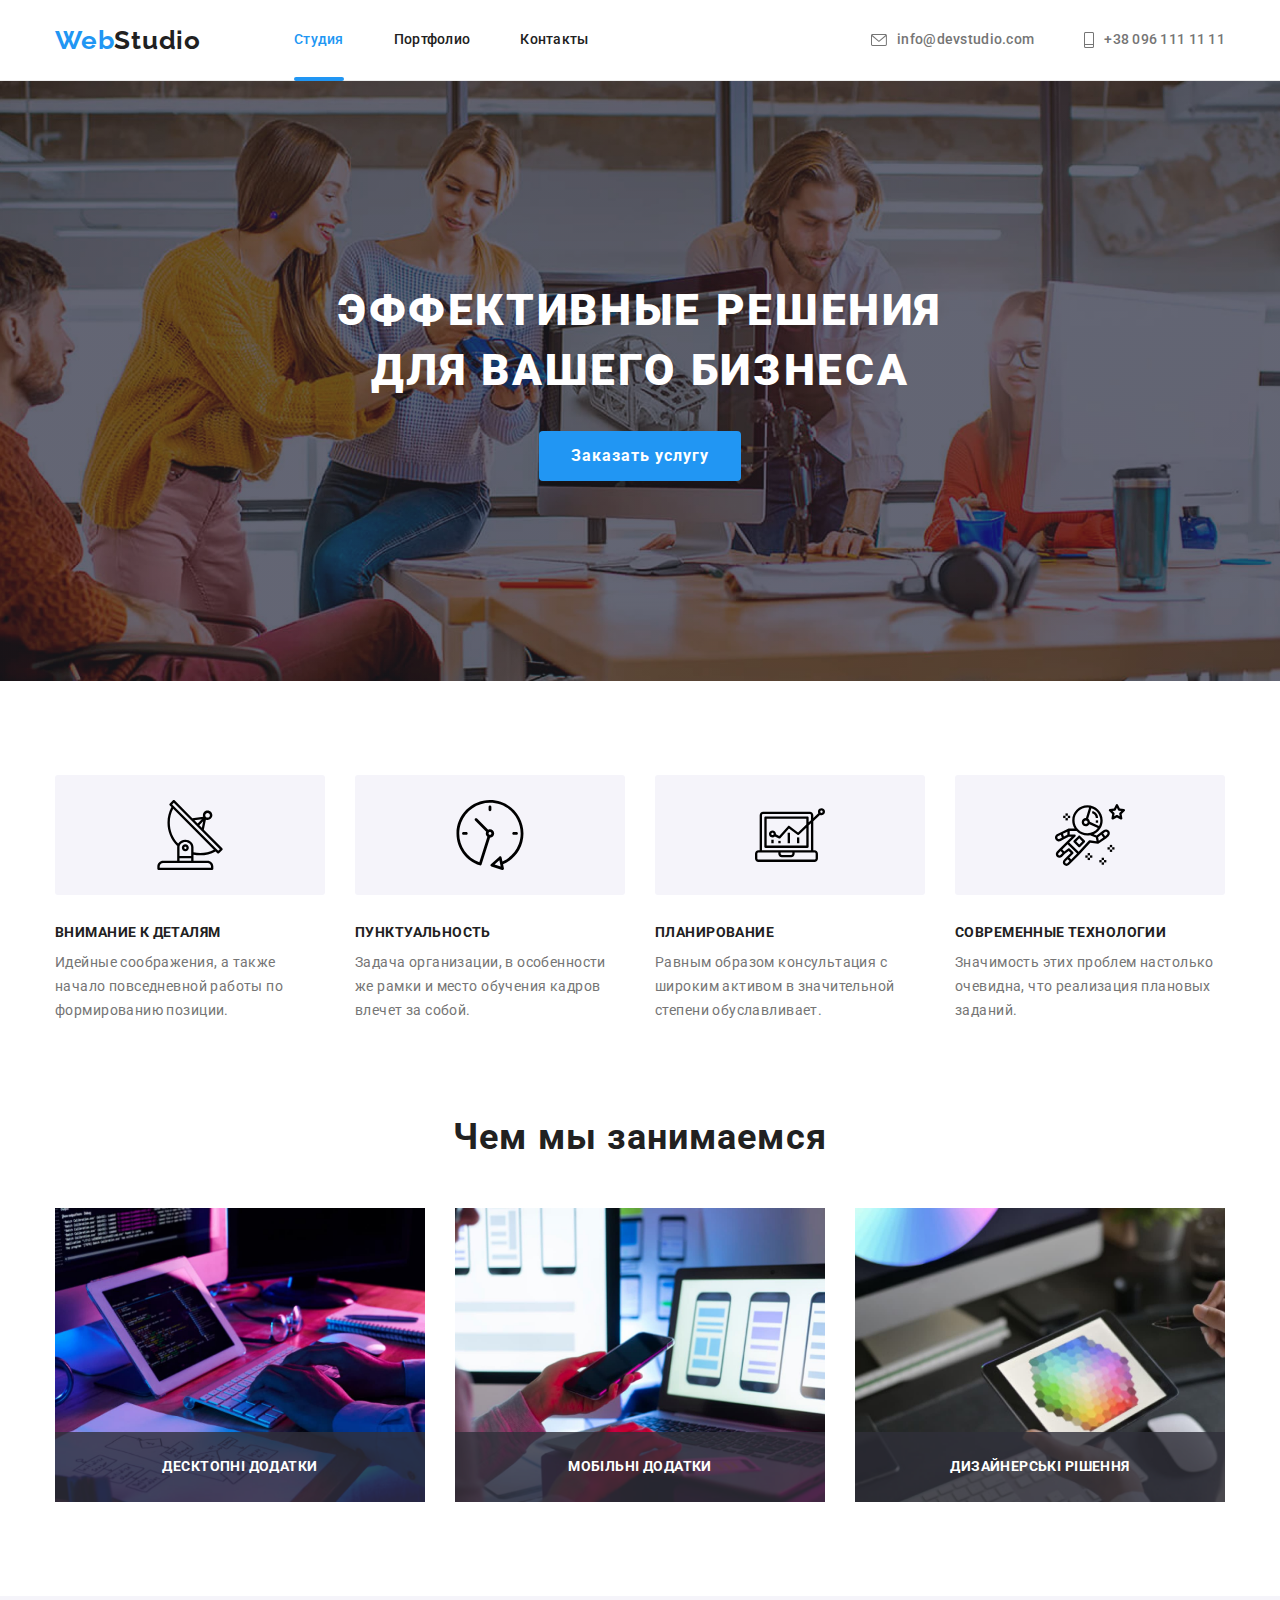
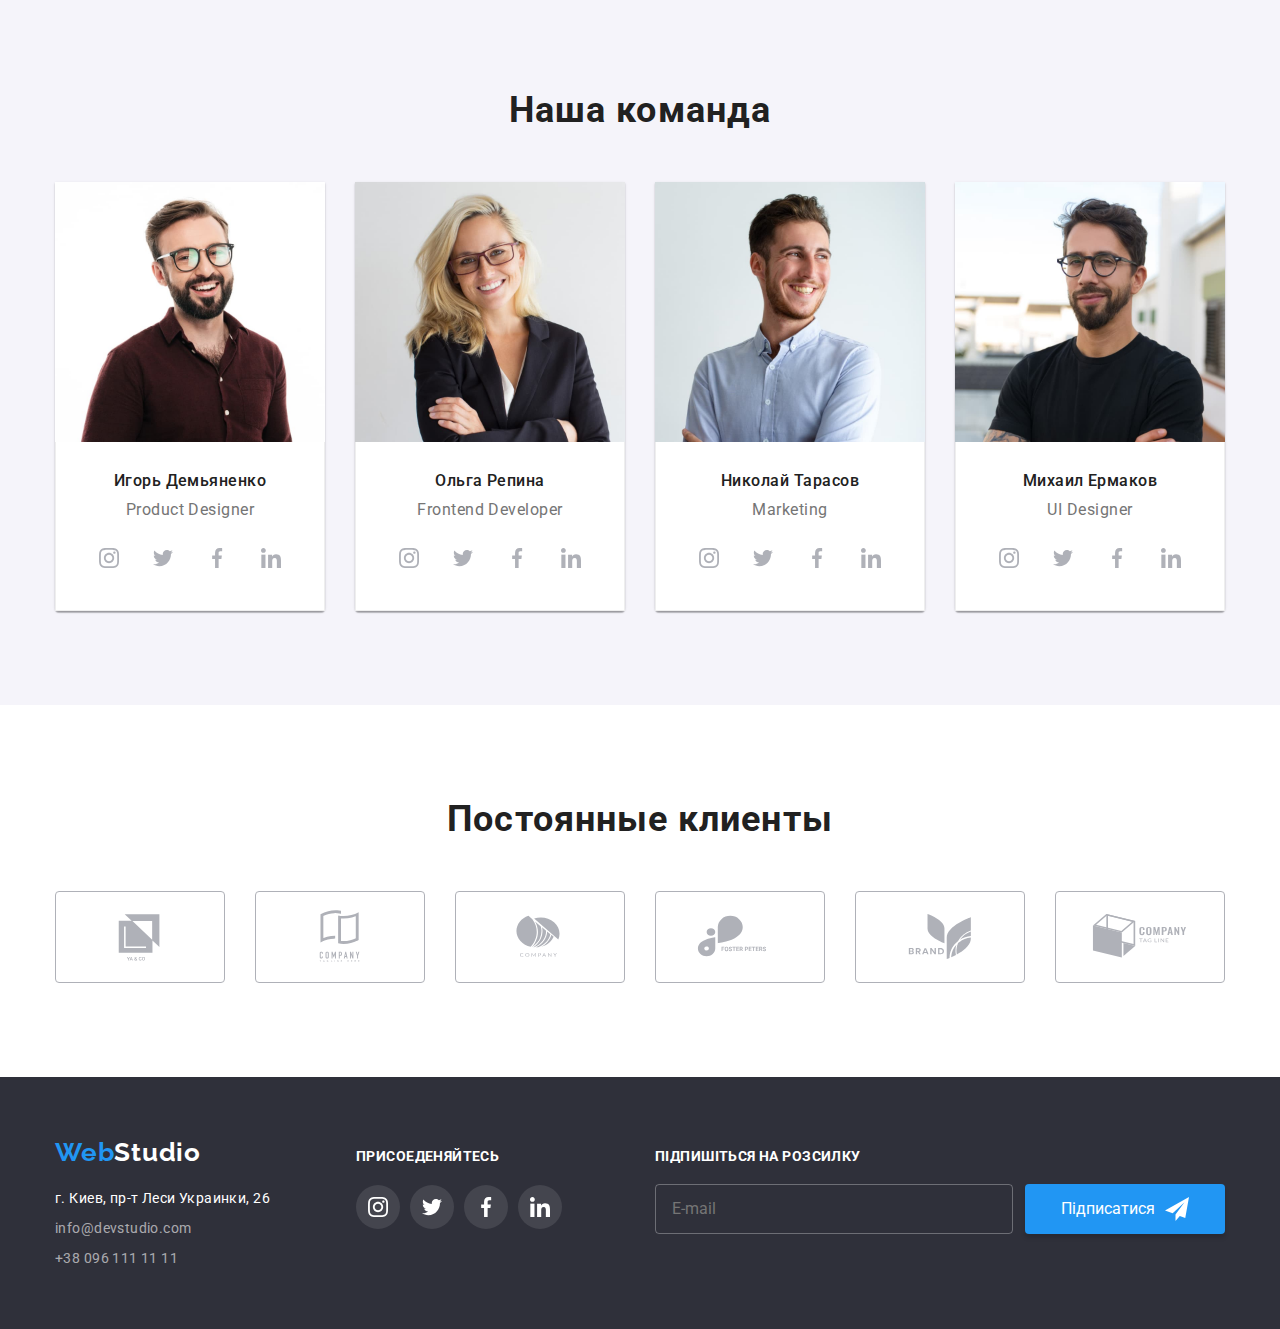
<file: index.html>
<!DOCTYPE html>
<html lang="ru">
  <head>
    <meta charset="UTF-8" />
    <meta http-equiv="X-UA-Compatible" content="IE=edge" />
    <meta name="viewport" content="width=device-width, initial-scale=1.0" />
    <title>Студия</title>
    <link rel="preconnect" href="https://fonts.googleapis.com" />
    <link rel="preconnect" href="https://fonts.gstatic.com" crossorigin />
    <link
      href="https://fonts.googleapis.com/css2?family=Raleway:wght@700&family=Roboto:wght@400;500;700;900&display=swap"
      rel="stylesheet"
    />
    <link
      rel="stylesheet"
      href="https://cdn.jsdelivr.net/npm/modern-normalize@1.1.0/modern-normalize.min.css"
    />
    <link rel="stylesheet" href="./css/styles.css" />
  </head>

  <body>
    <!-- Хэдер -->
    <header class="page-header">
      <div class="container page-header-container">
        <nav class="nav-section">
          <a class="logo link" href="./index.html">Web<span class="logo-word">Studio</span></a>
          <ul class="nav-list list">
            <li class="nav-list-item">
              <a class="nav-link link current" href="./index.html">Студия</a>
            </li>
            <li class="nav-list-item">
              <a class="nav-link link" href="./portfolio.html">Портфолио</a>
            </li>
            <li class="nav-list-item">
              <a class="nav-link link" href="#">Контакты</a>
            </li>
          </ul>
        </nav>
        <ul class="contacts-list list">
          <li class="contacts-list-item">
            <a class="contacts-link link" href="mailto:info@devstudio.com">
              <svg class="email-contact-svg" width="16px" height="12px">
                <use href="./images/sprite.svg#icon-mail"></use>
              </svg>
              info@devstudio.com</a
            >
          </li>
          <li class="contacts-list-item">
            <a class="contacts-link link" href="tel:+380961111111">
              <svg class="tel-contact-svg" width="10px" height="16px">
                <use href="./images/sprite.svg#icon-phone"></use>
              </svg>
              +38 096 111 11 11</a
            >
          </li>
        </ul>
      </div>
    </header>

    <!-- Главный контент страницы -->
    <main>
      <!-- Cекция герой -->
      <section class="hero overlay">
        <div class="container">
          <h1 class="hero-title">Эффективные решения для вашего бизнеса</h1>
          <button class="modal-btn" type="button" data-modal-open>Заказать услугу</button>
        </div>
      </section>
      <!-- Секция преймуществ -->
      <section class="section">
        <div class="container">
          <h2 class="hidden-title">Преймущества</h2>
          <ul class="features-list list">
            <li class="features-list-item">
              <div class="features-thumb">
                <svg class="features-svg" width="70px" height="70px">
                  <use href="./images/sprite.svg#icon-antenna"></use>
                </svg>
              </div>
              <h3 class="features-title">Внимание к деталям</h3>
              <p class="features-descr">
                Идейные соображения, а также начало повседневной работы по формированию позиции.
              </p>
            </li>
            <li class="features-list-item">
              <div class="features-thumb">
                <svg class="features-svg" width="70px" height="70px">
                  <use href="./images/sprite.svg#icon-clock"></use>
                </svg>
              </div>
              <h3 class="features-title">Пунктуальность</h3>
              <p class="features-descr">
                Задача организации, в особенности же рамки и место обучения кадров влечет за собой.
              </p>
            </li>
            <li class="features-list-item">
              <div class="features-thumb">
                <svg class="features-svg" width="70px" height="70px">
                  <use href="./images/sprite.svg#icon-diagram"></use>
                </svg>
              </div>
              <h3 class="features-title">Планирование</h3>
              <p class="features-descr">
                Равным образом консультация с широким активом в значительной степени обуславливает.
              </p>
            </li>
            <li class="features-list-item">
              <div class="features-thumb">
                <svg class="features-svg" width="70px" height="70px">
                  <use href="./images/sprite.svg#icon-astronaut"></use>
                </svg>
              </div>
              <h3 class="features-title">Современные технологии</h3>
              <p class="features-descr">
                Значимость этих проблем настолько очевидна, что реализация плановых заданий.
              </p>
            </li>
          </ul>
        </div>
      </section>
      <!-- Секция приера работ -->
      <section class="work-section section">
        <div class="container">
          <h2 class="work-section-title">Чем мы занимаемся</h2>
          <ul class="work-section-list list">
            <li class="work-section-list-item">
              <img src="./images/work-examples/typing.jpg" alt="Набор кода" width="370" />
              <p class="work-section-overlay">Десктопні додатки</p>
            </li>
            <li class="work-section-list-item">
              <img src="./images/work-examples/notebook.jpg" alt="Ноутбук" width="370" />
              <p class="work-section-overlay">Мобільні додатки</p>
            </li>
            <li class="work-section-list-item">
              <img src="./images/work-examples/pad.jpg" alt="Планшет" width="370" />
              <p class="work-section-overlay">Дизайнерські рішення</p>
            </li>
          </ul>
        </div>
      </section>
      <!-- Секция команды -->
      <section class="section employ-section">
        <div class="container">
          <h2 class="employ-section-title">Наша команда</h2>
          <ul class="employ-section-list list">
            <li class="employ-section-item">
              <img
                class="employ-photo"
                src="./images/team/ihor.jpg"
                alt="Игорь Демьяненко"
                width="270"
              />
              <div class="employ-card-content">
                <h3 class="employ-name">Игорь Демьяненко</h3>
                <p class="employ-descr">Product Designer</p>
                <ul class="employ-social-list list">
                  <li class="employ-social-item">
                    <a href="" class="employ-social-link">
                      <svg class="employ-social-icon" width="20px" height="20px">
                        <use href="./images/sprite.svg#icon-instagram"></use>
                      </svg>
                    </a>
                  </li>
                  <li class="employ-social-item">
                    <a href="" class="employ-social-link">
                      <svg class="employ-social-icon" width="20px" height="20px">
                        <use href="./images/sprite.svg#icon-twitter"></use>
                      </svg>
                    </a>
                  </li>
                  <li class="employ-social-item">
                    <a href="" class="employ-social-link">
                      <svg class="employ-social-icon" width="20px" height="20px">
                        <use href="./images/sprite.svg#icon-facebook"></use>
                      </svg>
                    </a>
                  </li>
                  <li class="employ-social-item">
                    <a href="" class="employ-social-link">
                      <svg class="employ-social-icon" width="20px" height="20px">
                        <use href="./images/sprite.svg#icon-linkedin"></use>
                      </svg>
                    </a>
                  </li>
                </ul>
              </div>
            </li>
            <li class="employ-section-item">
              <img
                class="employ-photo"
                src="./images/team/olga.jpg"
                alt="Ольга Репина"
                width="270"
              />
              <div class="employ-card-content">
                <h3 class="employ-name">Ольга Репина</h3>
                <p class="employ-descr">Frontend Developer</p>
                <ul class="employ-social-list list">
                  <li class="employ-social-item">
                    <a href="" class="employ-social-link">
                      <svg class="employ-social-icon" width="20px" height="20px">
                        <use href="./images/sprite.svg#icon-instagram"></use>
                      </svg>
                    </a>
                  </li>
                  <li class="employ-social-item">
                    <a href="" class="employ-social-link">
                      <svg class="employ-social-icon" width="20px" height="20px">
                        <use href="./images/sprite.svg#icon-twitter"></use>
                      </svg>
                    </a>
                  </li>
                  <li class="employ-social-item">
                    <a href="" class="employ-social-link">
                      <svg class="employ-social-icon" width="20px" height="20px">
                        <use href="./images/sprite.svg#icon-facebook"></use>
                      </svg>
                    </a>
                  </li>
                  <li class="employ-social-item">
                    <a href="" class="employ-social-link">
                      <svg class="employ-social-icon" width="20px" height="20px">
                        <use href="./images/sprite.svg#icon-linkedin"></use>
                      </svg>
                    </a>
                  </li>
                </ul>
              </div>
            </li>
            <li class="employ-section-item">
              <img
                class="employ-photo"
                src="./images/team/nikolaj.jpg"
                alt="Николай Тарасов"
                width="270"
              />
              <div class="employ-card-content">
                <h3 class="employ-name">Николай Тарасов</h3>
                <p class="employ-descr">Marketing</p>
                <ul class="employ-social-list list">
                  <li class="employ-social-item">
                    <a href="" class="employ-social-link">
                      <svg class="employ-social-icon" width="20px" height="20px">
                        <use href="./images/sprite.svg#icon-instagram"></use>
                      </svg>
                    </a>
                  </li>
                  <li class="employ-social-item">
                    <a href="" class="employ-social-link">
                      <svg class="employ-social-icon" width="20px" height="20px">
                        <use href="./images/sprite.svg#icon-twitter"></use>
                      </svg>
                    </a>
                  </li>
                  <li class="employ-social-item">
                    <a href="" class="employ-social-link">
                      <svg class="employ-social-icon" width="20px" height="20px">
                        <use href="./images/sprite.svg#icon-facebook"></use>
                      </svg>
                    </a>
                  </li>
                  <li class="employ-social-item">
                    <a href="" class="employ-social-link">
                      <svg class="employ-social-icon" width="20px" height="20px">
                        <use href="./images/sprite.svg#icon-linkedin"></use>
                      </svg>
                    </a>
                  </li>
                </ul>
              </div>
            </li>
            <li class="employ-section-item">
              <img
                class="employ-photo"
                src="./images/team/mihaiil.jpg"
                alt="Михаил Ермаков"
                width="270"
              />
              <div class="employ-card-content">
                <h3 class="employ-name">Михаил Ермаков</h3>
                <p class="employ-descr">UI Designer</p>
                <ul class="employ-social-list list">
                  <li class="employ-social-item">
                    <a href="" class="employ-social-link">
                      <svg class="employ-social-icon" width="20px" height="20px">
                        <use href="./images/sprite.svg#icon-instagram"></use>
                      </svg>
                    </a>
                  </li>
                  <li class="employ-social-item">
                    <a href="" class="employ-social-link">
                      <svg class="employ-social-icon" width="20px" height="20px">
                        <use href="./images/sprite.svg#icon-twitter"></use>
                      </svg>
                    </a>
                  </li>
                  <li class="employ-social-item">
                    <a href="" class="employ-social-link">
                      <svg class="employ-social-icon" width="20px" height="20px">
                        <use href="./images/sprite.svg#icon-facebook"></use>
                      </svg>
                    </a>
                  </li>
                  <li class="employ-social-item">
                    <a href="" class="employ-social-link">
                      <svg class="employ-social-icon" width="20px" height="20px">
                        <use href="./images/sprite.svg#icon-linkedin"></use>
                      </svg>
                    </a>
                  </li>
                </ul>
              </div>
            </li>
          </ul>
        </div>
      </section>

      <!-- Секция клиентов -->
      <section class="section clients-section">
        <div class="container">
          <h2 class="clients-section-title">Постоянные клиенты</h2>
          <ul class="client-section-list list">
            <li class="client-section-item">
              <a href="" class="client-link link">
                <svg class="client-icon" width="106px" height="60px">
                  <use href="./images/sprite.svg#icon-company1"></use>
                </svg>
              </a>
            </li>
            <li class="client-section-item">
              <a href="" class="client-link link">
                <svg class="client-icon" width="106px" height="60px">
                  <use href="./images/sprite.svg#icon-company2"></use>
                </svg>
              </a>
            </li>
            <li class="client-section-item">
              <a href="" class="client-link link">
                <svg class="client-icon" width="106px" height="60px">
                  <use href="./images/sprite.svg#icon-company3"></use>
                </svg>
              </a>
            </li>
            <li class="client-section-item">
              <a href="" class="client-link link">
                <svg class="client-icon" width="106px" height="60px">
                  <use href="./images/sprite.svg#icon-company4"></use>
                </svg>
              </a>
            </li>
            <li class="client-section-item">
              <a href="" class="client-link link">
                <svg class="client-icon" width="106px" height="60px">
                  <use href="./images/sprite.svg#icon-company5"></use>
                </svg>
              </a>
            </li>
            <li class="client-section-item">
              <a href="" class="client-link link">
                <svg class="client-icon" width="106px" height="60px">
                  <use href="./images/sprite.svg#icon-company6"></use>
                </svg>
              </a>
            </li>
          </ul>
        </div>
      </section>
    </main>

    <!-- Футер -->
    <footer class="footer">
      <div class="container footer-container">
        <div class="footer-contacts-wrapper">
          <a class="logo link" href="./index.html"
            >Web<span class="footer-logo-word">Studio</span></a
          >
          <address class="address">
            <ul class="adress-list list">
              <li class="address-list-item">
                <a
                  class="address-link link"
                  href="https://goo.gl/maps/UFjsu3jXrwAWiCtK9"
                  target="_blank"
                  rel="noopener noreferrer"
                  >г. Киев, пр-т Леси Украинки, 26</a
                >
              </li>
              <li class="address-list-item">
                <a class="footer-link link" href="mailto:info@devstudio.com">info@devstudio.com</a>
              </li>
              <li class="address-list-item link">
                <a class="footer-link link" href="tel:+380961111111">+38 096 111 11 11</a>
              </li>
            </ul>
          </address>
        </div>
        <div class="footer-social-container">
          <strong class="footer-social-text">Присоеденяйтесь</strong>
          <ul class="footer-social-list list">
            <li class="footer-social-item">
              <a href="" class="footer-social-link">
                <svg class="footer-link-svg" width="20px" height="20px">
                  <use href="./images/sprite.svg#icon-instagram"></use>
                </svg>
              </a>
            </li>
            <li class="footer-social-item">
              <a href="" class="footer-social-link">
                <svg class="footer-link-svg" width="20px" height="20px">
                  <use href="./images/sprite.svg#icon-twitter"></use>
                </svg>
              </a>
            </li>
            <li class="footer-social-item">
              <a href="" class="footer-social-link">
                <svg class="footer-link-svg" width="20px" height="20px">
                  <use href="./images/sprite.svg#icon-facebook"></use>
                </svg>
              </a>
            </li>
            <li class="footer-social-item">
              <a href="" class="footer-social-link">
                <svg class="footer-link-svg" width="20px" height="20px">
                  <use href="./images/sprite.svg#icon-linkedin"></use>
                </svg>
              </a>
            </li>
          </ul>
        </div>
        <form class="footer-form">
          <label class="footer-label">
            <span class="footer-form-text">Підпишіться на розсилку</span>
            <input type="email" name="user-email" class="footer-input" placeholder="E-mail" />
          </label>
          <button type="submit" class="footer-sub-btn">Підписатися</button>
        </form>
      </div>
    </footer>
    <!-- Модальное окно -->
    <div class="backdrop is-hidden" data-modal>
      <div class="modal-window">
        <button type="button" class="modal-close-btn" data-modal-close>
          <svg class="modal-icon-close" width="18px" height="18px">
            <use href="./images/sprite.svg#icon-close"></use>
          </svg>
        </button>
        <form class="modal-form">
          <p class="modal-text">Залиште свої дані, ми вам передзвонимо</p>
          <label class="modal-label">
            <span class="modal-form-desc">Ім'я</span>
            <span class="modal-form-wrapper">
              <input type="text" name="user_name" class="modal-input" required />
              <svg class="modal-input-icon" width="18px" height="18px">
                <use href="./images/sprite.svg#icon-person-modal"></use>
              </svg>
            </span>
          </label>
          <label class="modal-label">
            <span class="modal-form-desc">Телефон</span>
            <span class="modal-form-wrapper">
              <input type="tel" name="user_phone" class="modal-input" required />
              <svg class="modal-input-icon" width="18px" height="18px">
                <use href="./images/sprite.svg#icon-phone-modal"></use>
              </svg>
            </span>
          </label>
          <label class="modal-label">
            <span class="modal-form-desc">Пошта</span>
            <span class="modal-form-wrapper">
              <input type="email" name="user_email" class="modal-input" required />
              <svg class="modal-input-icon" width="18px" height="18px">
                <use href="./images/sprite.svg#icon-email-modal"></use>
              </svg>
            </span>
          </label>
          <label class="modal-comment-label">
            <span class="modal-form-desc">Коментар</span>
            <textarea
              name="user_comment"
              placeholder="Введіть текст"
              class="comment-modal"
            ></textarea>
          </label>
          <input
            id="user-policy"
            type="checkbox"
            name="user_policy"
            class="modal-form-check hidden-title"
          />
          <label for="user-policy" class="modal-form-check-desc">
            Погоджуюся з розсилкою та приймаю&nbsp;<a class="policy-link" href="">Умови договору</a>
          </label>
          <button type="submit" class="modal-form-submit">Відправити</button>
        </form>
      </div>
    </div>
    <script src="./js/modal.js"></script>
  </body>
</html>
</file>
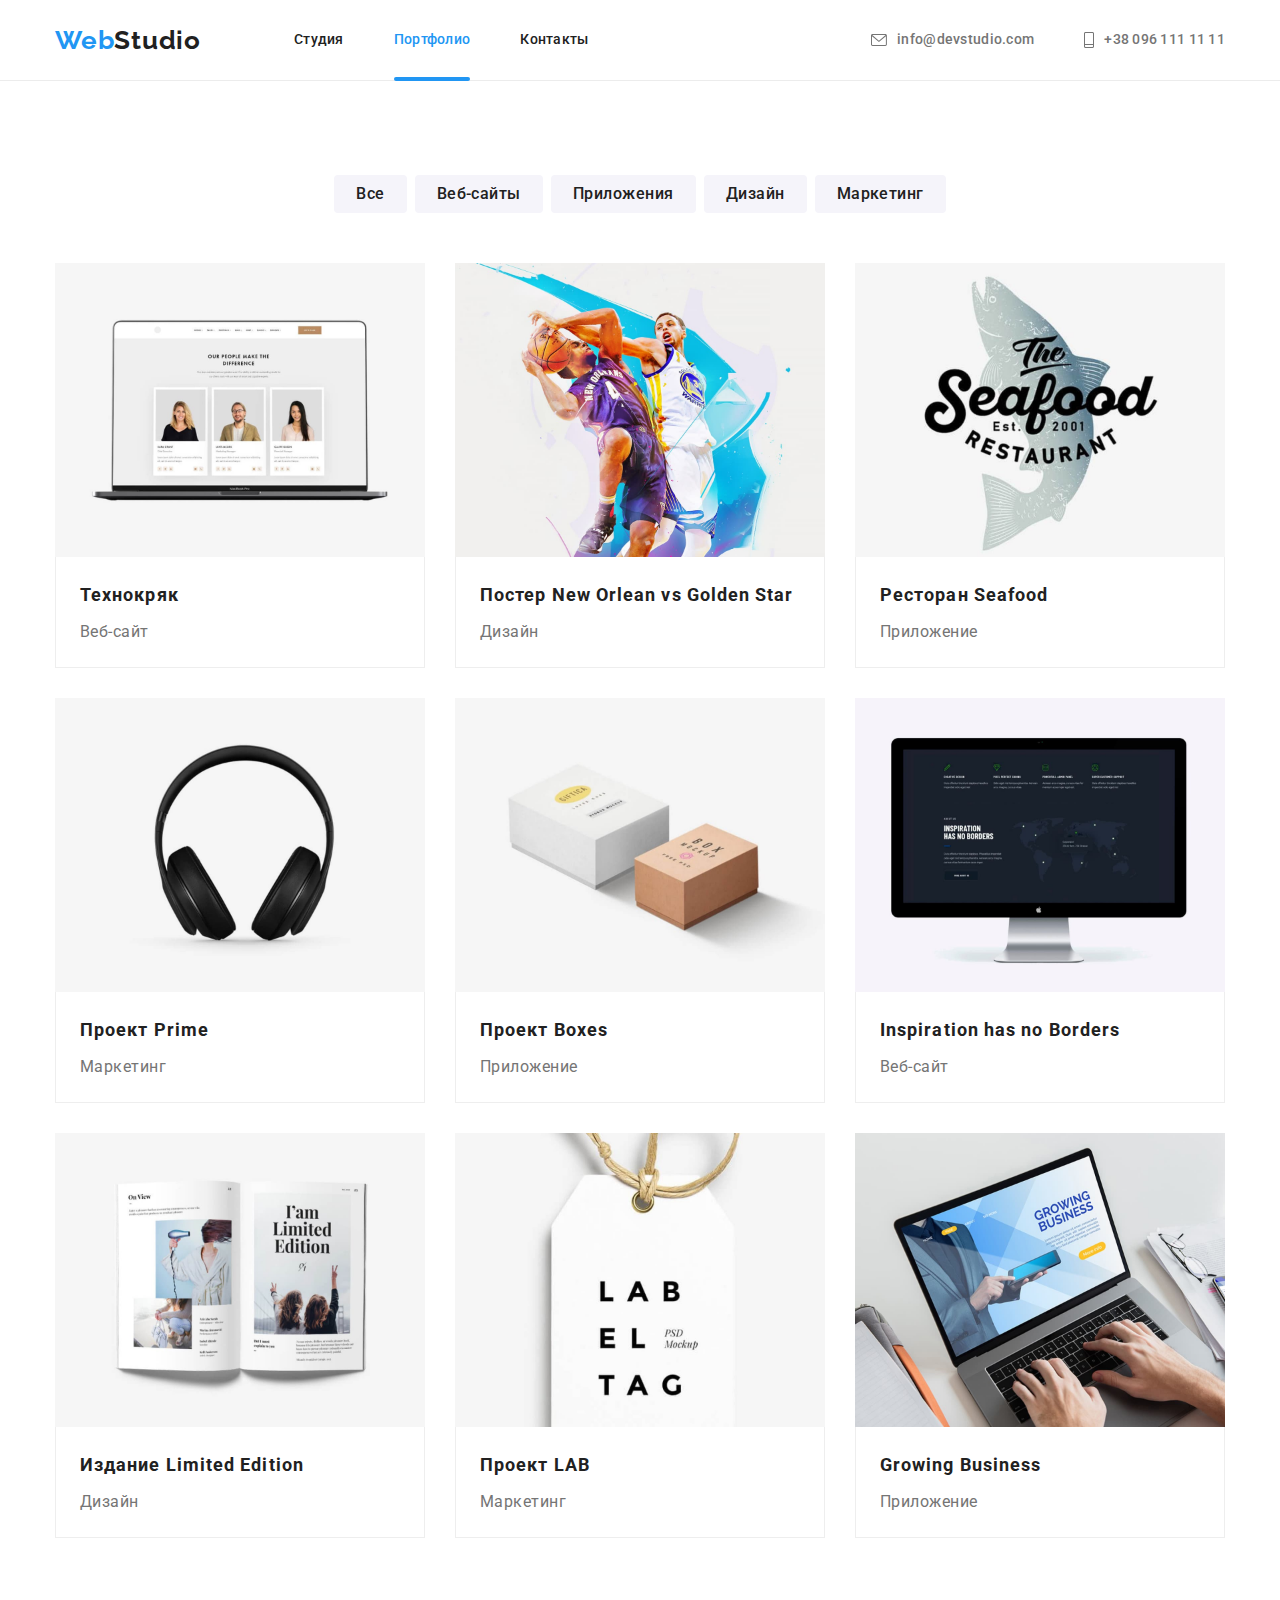
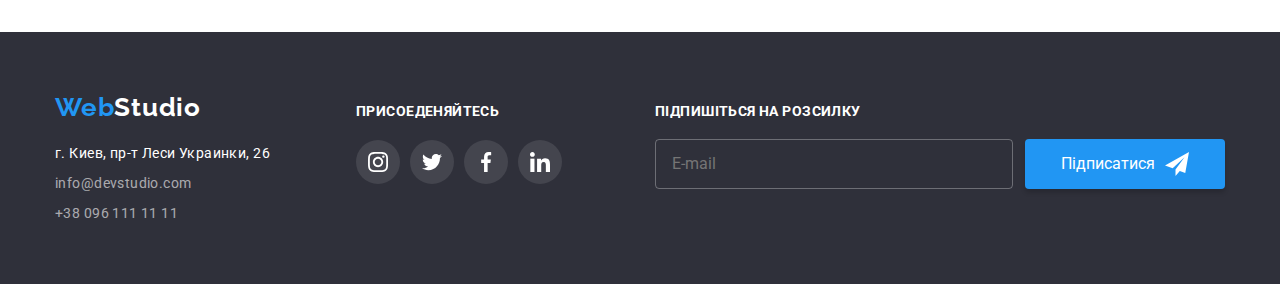
<file: portfolio.html>
<!DOCTYPE html>
<html lang="ru">
  <head>
    <meta charset="UTF-8" />
    <meta http-equiv="X-UA-Compatible" content="IE=edge" />
    <meta name="viewport" content="width=device-width, initial-scale=1.0" />
    <title>Портфолио</title>
    <link rel="preconnect" href="https://fonts.googleapis.com" />
    <link rel="preconnect" href="https://fonts.gstatic.com" crossorigin />
    <link
      href="https://fonts.googleapis.com/css2?family=Raleway:wght@700&family=Roboto:wght@400;500;700;900&display=swap"
      rel="stylesheet"
    />
    <link
      rel="stylesheet"
      href="https://cdn.jsdelivr.net/npm/modern-normalize@1.1.0/modern-normalize.min.css"
    />
    <link rel="stylesheet" href="./css/styles.css" />
  </head>

  <body>
    <!-- Хэдер -->
    <header class="page-header">
      <div class="container page-header-container">
        <nav class="nav-section">
          <a class="logo link" href="./index.html">Web<span class="logo-word">Studio</span></a>
          <ul class="nav-list list">
            <li class="nav-list-item">
              <a class="nav-link link" href="./index.html">Студия</a>
            </li>
            <li class="nav-list-item">
              <a class="nav-link link current" href="./portfolio.html">Портфолио</a>
            </li>
            <li class="nav-list-item">
              <a class="nav-link link" href="#">Контакты</a>
            </li>
          </ul>
        </nav>
        <ul class="contacts-list list">
          <li class="contacts-list-item">
            <a class="contacts-link link" href="mailto:info@devstudio.com">
              <svg class="email-contact-svg" width="16px" height="12px">
                <use href="./images/sprite.svg#icon-mail"></use>
              </svg>
              info@devstudio.com</a
            >
          </li>
          <li class="contacts-list-item">
            <a class="contacts-link link" href="tel:+380961111111">
              <svg class="tel-contact-svg" width="10px" height="16px">
                <use href="./images/sprite.svg#icon-phone"></use>
              </svg>
              +38 096 111 11 11</a
            >
          </li>
        </ul>
      </div>
    </header>

    <!-- Уникальный контент -->
    <main>
      <!-- Секция портфолио -->
      <section class="section">
        <div class="container">
          <h1 class="hidden-title">Портфолио</h1>
          <ul class="btn-list list">
            <li class="btn-list-item">
              <button class="menu-btn" type="button">Все</button>
            </li>
            <li class="btn-list-item">
              <button class="menu-btn" type="button">Веб-сайты</button>
            </li>
            <li class="btn-list-item">
              <button class="menu-btn" type="button">Приложения</button>
            </li>
            <li class="btn-list-item">
              <button class="menu-btn" type="button">Дизайн</button>
            </li>
            <li class="btn-list-item">
              <button class="menu-btn" type="button">Маркетинг</button>
            </li>
          </ul>
          <ul class="portfolio-section-list list">
            <li class="portfolio-list-item">
              <a class="portfolio-link link" href="">
                <div class="portfolio-card-wrapper">
                  <img src="./images/portfolio/tecnocrack.jpg" alt="Страница сайта" width="370" />
                  <p class="portfolio-overlay">
                    Ресурс пропонує комплексні пропозиції з різним рівнем функціоналу та сервісів.
                    Все це дозволить відвідувачу отримати вичерпні відомості про компанію чи
                    приватну особу.
                  </p>
                </div>
                <div class="portfolio-card-content">
                  <h2 class="portfolio-title">Технокряк</h2>
                  <p class="portfolio-descr">Веб-сайт</p>
                </div>
              </a>
            </li>
            <li class="portfolio-list-item">
              <a class="portfolio-link link" href="">
                <div class="portfolio-card-wrapper">
                  <img src="./images/portfolio/design.jpg" alt="Игроки в баскетбол" width="370" />
                  <p class="portfolio-overlay">
                    Ресурс пропонує комплексні пропозиції з різним рівнем функціоналу та сервісів.
                    Все це дозволить відвідувачу отримати вичерпні відомості про компанію чи
                    приватну особу.
                  </p>
                </div>
                <div class="portfolio-card-content">
                  <h2 class="portfolio-title">Постер New Orlean vs Golden Star</h2>
                  <p class="portfolio-descr">Дизайн</p>
                </div>
              </a>
            </li>
            <li class="portfolio-list-item">
              <a class="portfolio-link link" href="">
                <div class="portfolio-card-wrapper">
                  <img src="./images/portfolio/seafood.jpg" alt="Логотип ресторана" width="370" />
                  <p class="portfolio-overlay">
                    Ресурс пропонує комплексні пропозиції з різним рівнем функціоналу та сервісів.
                    Все це дозволить відвідувачу отримати вичерпні відомості про компанію чи
                    приватну особу.
                  </p>
                </div>
                <div class="portfolio-card-content">
                  <h2 class="portfolio-title">Ресторан Seafood</h2>
                  <p class="portfolio-descr">Приложение</p>
                </div>
              </a>
            </li>
            <li class="portfolio-list-item">
              <a class="portfolio-link link" href="">
                <div class="portfolio-card-wrapper">
                  <img src="./images/portfolio/prime.jpg" alt="Наушники" width="370" />
                  <p class="portfolio-overlay">
                    Ресурс пропонує комплексні пропозиції з різним рівнем функціоналу та сервісів.
                    Все це дозволить відвідувачу отримати вичерпні відомості про компанію чи
                    приватну особу.
                  </p>
                </div>
                <div class="portfolio-card-content">
                  <h2 class="portfolio-title">Проект Prime</h2>
                  <p class="portfolio-descr">Маркетинг</p>
                </div>
              </a>
            </li>
            <li class="portfolio-list-item">
              <a class="portfolio-link link" href="">
                <div class="portfolio-card-wrapper">
                  <img src="./images/portfolio/boxes.jpg" alt="Две коробки" width="370" />
                  <p class="portfolio-overlay">
                    Ресурс пропонує комплексні пропозиції з різним рівнем функціоналу та сервісів.
                    Все це дозволить відвідувачу отримати вичерпні відомості про компанію чи
                    приватну особу.
                  </p>
                </div>
                <div class="portfolio-card-content">
                  <h2 class="portfolio-title">Проект Boxes</h2>
                  <p class="portfolio-descr">Приложение</p>
                </div>
              </a>
            </li>
            <li class="portfolio-list-item">
              <a class="portfolio-link link" href="">
                <div class="portfolio-card-wrapper">
                  <img src="./images/portfolio/inspiration.jpg" alt="Монитор" width="370" />
                  <p class="portfolio-overlay">
                    Ресурс пропонує комплексні пропозиції з різним рівнем функціоналу та сервісів.
                    Все це дозволить відвідувачу отримати вичерпні відомості про компанію чи
                    приватну особу.
                  </p>
                </div>
                <div class="portfolio-card-content">
                  <h2 class="portfolio-title">Inspiration has no Borders</h2>
                  <p class="portfolio-descr">Веб-сайт</p>
                </div>
              </a>
            </li>
            <li class="portfolio-list-item">
              <a class="portfolio-link link" href="">
                <div class="portfolio-card-wrapper">
                  <img src="./images/portfolio/magazine.jpg" alt="Разворот журнала" width="370" />
                  <p class="portfolio-overlay">
                    Ресурс пропонує комплексні пропозиції з різним рівнем функціоналу та сервісів.
                    Все це дозволить відвідувачу отримати вичерпні відомості про компанію чи
                    приватну особу.
                  </p>
                </div>
                <div class="portfolio-card-content">
                  <h2 class="portfolio-title">Издание Limited Edition</h2>
                  <p class="portfolio-descr">Дизайн</p>
                </div>
              </a>
            </li>
            <li class="portfolio-list-item">
              <a class="portfolio-link link" href="">
                <div class="portfolio-card-wrapper">
                  <img src="./images/portfolio/lab.jpg" alt="Фирменная бирка" width="370" />
                  <p class="portfolio-overlay">
                    Ресурс пропонує комплексні пропозиції з різним рівнем функціоналу та сервісів.
                    Все це дозволить відвідувачу отримати вичерпні відомості про компанію чи
                    приватну особу.
                  </p>
                </div>
                <div class="portfolio-card-content">
                  <h2 class="portfolio-title">Проект LAB</h2>
                  <p class="portfolio-descr">Маркетинг</p>
                </div>
              </a>
            </li>
            <li class="portfolio-list-item">
              <a class="portfolio-link link" href="">
                <div class="portfolio-card-wrapper">
                  <img src="./images/portfolio/busines.jpg" alt="Работа за ноутбуком" width="370" />
                  <p class="portfolio-overlay">
                    Ресурс пропонує комплексні пропозиції з різним рівнем функціоналу та сервісів.
                    Все це дозволить відвідувачу отримати вичерпні відомості про компанію чи
                    приватну особу.
                  </p>
                </div>
                <div class="portfolio-card-content">
                  <h2 class="portfolio-title">Growing Business</h2>
                  <p class="portfolio-descr">Приложение</p>
                </div>
              </a>
            </li>
          </ul>
        </div>
      </section>
    </main>

    <!-- Футер -->
    <footer class="footer">
      <div class="container footer-container">
        <div class="footer-contacts-wrapper">
          <a class="logo link" href="./index.html"
            >Web<span class="footer-logo-word">Studio</span></a
          >
          <address class="address">
            <ul class="adress-list list">
              <li class="address-list-item">
                <a
                  class="address-link link"
                  href="https://goo.gl/maps/UFjsu3jXrwAWiCtK9"
                  target="_blank"
                  rel="noopener noreferrer"
                  >г. Киев, пр-т Леси Украинки, 26</a
                >
              </li>
              <li class="address-list-item">
                <a class="footer-link link" href="mailto:info@devstudio.com">info@devstudio.com</a>
              </li>
              <li class="address-list-item link">
                <a class="footer-link link" href="tel:+380961111111">+38 096 111 11 11</a>
              </li>
            </ul>
          </address>
        </div>
        <div class="footer-social-container">
          <strong class="footer-social-text">Присоеденяйтесь</strong>
          <ul class="footer-social-list list">
            <li class="footer-social-item">
              <a href="" class="footer-social-link">
                <svg class="footer-link-svg" width="20px" height="20px">
                  <use href="./images/sprite.svg#icon-instagram"></use>
                </svg>
              </a>
            </li>
            <li class="footer-social-item">
              <a href="" class="footer-social-link">
                <svg class="footer-link-svg" width="20px" height="20px">
                  <use href="./images/sprite.svg#icon-twitter"></use>
                </svg>
              </a>
            </li>
            <li class="footer-social-item">
              <a href="" class="footer-social-link">
                <svg class="footer-link-svg" width="20px" height="20px">
                  <use href="./images/sprite.svg#icon-facebook"></use>
                </svg>
              </a>
            </li>
            <li class="footer-social-item">
              <a href="" class="footer-social-link">
                <svg class="footer-link-svg" width="20px" height="20px">
                  <use href="./images/sprite.svg#icon-linkedin"></use>
                </svg>
              </a>
            </li>
          </ul>
        </div>
        <form class="footer-form">
          <label class="footer-label">
            <span class="footer-form-text">Підпишіться на розсилку</span>
            <input type="email" name="user-email" class="footer-input" placeholder="E-mail" />
          </label>
          <button type="submit" class="footer-sub-btn">Підписатися</button>
        </form>
      </div>
    </footer>
  </body>
</html>
</file>
<file: css/styles.css>
/* =================================== COMPONENTS =================================== */
:root {
  --accent-color: #2196f3;
  --head-color: #212121;
  --text-color: #757575;
  --white-color: #ffffff;
  --white-alfa-color: rgba(255, 255, 255, 0.6);
  --ash-color: #f5f4fa;
  --main-btn-hover: #188ce8;
  --hero-background-color: #2f303a;
  --border-color: #eeeeee;
  --header-border: #ececec;
  --icon-gray-color: #afb1b8;
  --backdrop-color: rgba(0, 0, 0, 0.2);
  --transition-dur-n-fuc: 250ms cubic-bezier(0.4, 0, 0.2, 1);
  --icon-btn-border: rgba(0, 0, 0, 0.1);
  --card-overlay: rgba(33, 150, 243, 0.9);
  --work-card-overlay: rgba(47, 48, 58, 0.8);
  --modal-input-border: rgba(33, 33, 33, 0.2);
  --modal-placeholder: rgba(117, 117, 117, 0.5);
  --modal-submit-shadow: 0px 4px 4px rgba(0, 0, 0, 0.15);
  --footer-form-border: rgba(255, 255, 255, 0.3);
  --footer-btn-shadow: 0px 4px 4px rgba(0, 0, 0, 0.15);
}

.list {
  list-style: none;
  padding-left: 0;
}

.link {
  text-decoration: none;
}

h1,
h2,
h3,
h4,
p {
  margin-top: 0;
  margin-bottom: 0;
}

ul {
  margin-top: 0;
  margin-bottom: 0;
  margin-left: 0;
}

body {
  font-family: 'Roboto', sans-serif;
  color: var(--text-color);
}

img {
  display: block;
  max-width: 100%;
  height: auto;
}

button {
  cursor: pointer;
}

.section {
  padding-top: 94px;
  padding-bottom: 94px;
}

.container {
  width: 1200px;
  margin-left: auto;
  margin-right: auto;
  padding-left: 15px;
  padding-right: 15px;
}

.hidden-title {
  position: absolute;
  width: 1px;
  height: 1px;
  margin: -1px;
  border: 0;
  padding: 0;
  white-space: nowrap;
  clip-path: inset(100%);
  clip: rect(0 0 0 0);
  overflow: hidden;
}

/* =================================== /COMPONENTS =================================== */

/* =================================== HEADER =================================== */

.page-header {
  border-bottom: 1px solid var(--header-border);
}

.page-header-container {
  display: flex;
  align-items: center;
}

.nav-section {
  display: flex;
  align-items: center;
}

.nav-list {
  display: flex;
  align-items: center;
  margin-left: 93px;
}

.nav-list-item + .nav-list-item {
  margin-left: 50px;
}

.nav-link {
  display: block;
  padding-top: 32px;
  padding-bottom: 32px;
  font-weight: 500;
  font-size: 14px;
  line-height: 1.14;
  letter-spacing: 0.02em;
  color: var(--head-color);
  transition: color var(--transition-dur-n-fuc);
}

.logo {
  font-family: 'Raleway', sans-serif;
  font-weight: 700;
  font-size: 26px;
  line-height: 1.19;
  letter-spacing: 0.03em;
  color: var(--accent-color);
}

.logo-word {
  color: var(--head-color);
}

.logo:focus {
  color: var(--accent-color);
}

.nav-link:hover,
.nav-link:focus {
  color: var(--accent-color);
}

.nav-link.current {
  color: var(--accent-color);
  position: relative;
}

.nav-link.current::after {
  content: '';
  position: absolute;
  left: 0;
  bottom: -1px;

  width: 100%;
  height: 4px;
  background-color: var(--accent-color);
  border-radius: 2px;
}

.contacts-list-item + .contacts-list-item {
  margin-left: 50px;
}

.contacts-list {
  display: flex;
  align-items: center;
  margin-left: auto;
}

.contacts-link {
  display: flex;
  align-items: center;
  font-weight: 500;
  font-size: 14px;
  line-height: 1.14;
  letter-spacing: 0.02em;
  color: var(--text-color);
  transition: color var(--transition-dur-n-fuc);
}

.email-contact-svg {
  margin-right: 10px;
  fill: currentColor;
}

.tel-contact-svg {
  margin-right: 10px;
  fill: currentColor;
}

.contacts-link:hover,
.contacts-link:focus {
  color: var(--accent-color);
}

.current {
  color: var(--accent-color);
}

/* =================================== /HEADER =================================== */

/* =================================== HERO SECTION =================================== */

.hero {
  background-color: var(--hero-background-color);
  padding-top: 200px;
  padding-bottom: 200px;
  text-align: center;
}

.overlay {
  max-width: 1600px;
  height: 600px;
  margin-left: auto;
  margin-right: auto;
  background-image: linear-gradient(to right, rgba(47, 48, 58, 0.4), rgba(47, 48, 58, 0.4)),
    url(../images/backgrounds/bg.jpg);
  background-color: #c4c4c4;
  background-position: center;
  background-repeat: no-repeat;
  background-size: cover;
}

.hero-title {
  font-weight: 900;
  font-size: 44px;
  line-height: 1.36;
  text-align: center;
  letter-spacing: 0.06em;
  text-transform: uppercase;
  color: var(--white-color);

  max-width: 696px;

  margin-left: auto;
  margin-right: auto;
  margin-bottom: 30px;
}

.modal-btn {
  min-width: 200px;
  padding-top: 10px;
  padding-bottom: 10px;
  padding-left: 32px;
  padding-right: 32px;
  border: none;
  border-radius: 4px;

  font-family: inherit;
  font-weight: 700;
  font-size: 16px;
  line-height: 1.87;
  letter-spacing: 0.06em;
  cursor: pointer;
  color: var(--white-color);
  background-color: var(--accent-color);

  transition: background-color var(--transition-dur-n-fuc);
}

.modal-btn:focus,
.modal-btn:hover {
  background-color: var(--main-btn-hover);
}

/* =================================== /HERO SECTION =================================== */

/* =================================== FEATURES SECTION =================================== */

.features-list {
  display: flex;
  justify-content: space-between;
}

.features-list-item {
  width: 270px;
}

.features-title {
  font-weight: 700;
  font-size: 14px;
  line-height: 1.14;
  letter-spacing: 0.03em;
  text-transform: uppercase;
  color: var(--head-color);
}

.features-descr {
  font-size: 14px;
  line-height: 1.71;
  letter-spacing: 0.03em;
  margin-top: 10px;
}

.features-thumb {
  display: flex;
  justify-content: center;
  align-items: center;
  width: 270px;
  height: 120px;
  border-radius: 3px;
  margin-bottom: 30px;
  background-color: var(--ash-color);
}

/* =================================== /FEATURES SECTION =================================== */

/* =================================== WORK SECTION =================================== */

.work-section {
  padding-top: 0;
}

.work-section-list {
  display: flex;
  justify-content: space-between;
}

.work-section-title {
  font-weight: 700;
  font-size: 36px;
  line-height: 1.16;
  text-align: center;
  letter-spacing: 0.03em;
  color: var(--head-color);

  margin-bottom: 50px;
}

.work-section-list-item {
  position: relative;
}

.work-section-overlay {
  position: absolute;
  left: 0;
  bottom: 0;
  display: flex;
  align-items: center;
  justify-content: center;

  width: 100%;
  height: 70px;

  font-weight: 700;
  font-size: 14px;
  line-height: 1.14;
  letter-spacing: 0.03em;
  text-transform: uppercase;

  color: var(--white-color);
  background-color: var(--work-card-overlay);
  transform: translate();
}

/* =================================== /WORK SECTION =================================== */

/* =================================== TEAM SECTION =================================== */

.employ-section {
  background-color: var(--ash-color);
}

.employ-section-item {
  background-color: var(--white-color);
  box-shadow: 0px 1px 3px rgba(0, 0, 0, 0.12), 0px 1px 1px rgba(0, 0, 0, 0.14),
    0px 2px 1px rgba(0, 0, 0, 0.2);
  border-radius: 0px 0px 4px 4px;
}

.employ-section-list {
  display: flex;
  justify-content: space-between;
}

.employ-section-title {
  font-weight: 700;
  font-size: 36px;
  line-height: 1.16;
  text-align: center;
  letter-spacing: 0.03em;
  color: var(--head-color);

  margin-bottom: 50px;
}

.employ-name {
  font-weight: 500;
  font-size: 16px;
  line-height: 1.18;
  letter-spacing: 0.03em;
  text-align: center;
  color: var(--head-color);

  margin-bottom: 10px;
}

.employ-descr {
  font-size: 16px;
  line-height: 1.18;
  letter-spacing: 0.03em;
  text-align: center;
  margin-bottom: 16px;
}

.employ-card-content {
  padding-top: 30px;
  padding-bottom: 30px;
  border-right: 1px solid var(--border-color);
  border-bottom: 1px solid var(--border-color);
  border-left: 1px solid var(--border-color);
}

.employ-social-list {
  display: flex;
  justify-content: center;
  gap: 10px;
}

.employ-social-link {
  display: flex;
  justify-content: center;
  align-items: center;
  width: 44px;
  height: 44px;
  border-radius: 50%;
  color: var(--icon-gray-color);

  transition: color var(--transition-dur-n-fuc), background-color var(--transition-dur-n-fuc);
}

.employ-social-icon {
  fill: currentColor;
}

.employ-social-link:hover,
.employ-social-link:focus {
  color: var(--white-color);
  background-color: var(--accent-color);
}

/* =================================== /TEAM SECTION =================================== */

/* =================================== CLIENTS SECTION =================================== */

.clients-section-title {
  margin-bottom: 50px;

  font-weight: 700;
  font-size: 36px;
  line-height: 1.16;
  text-align: center;
  letter-spacing: 0.03em;
  color: var(--head-color);
}

.client-section-list {
  display: flex;
  justify-content: center;
  gap: 30px;
}

.client-link {
  display: flex;
  justify-content: center;
  align-items: center;
  width: 170px;
  height: 92px;
  border-radius: 4px;
  border: 1px solid rgba(175, 177, 184, 1);
  color: var(--icon-gray-color);

  transition: color var(--transition-dur-n-fuc), border-color var(--transition-dur-n-fuc);
}

.client-link:hover,
.client-link:focus {
  color: var(--accent-color);
  border-color: var(--accent-color);
}

.client-icon {
  fill: currentColor;
}

/* =================================== /CLIENTS SECTION =================================== */

/* =================================== PORTFOLIO SECTION =================================== */

.btn-list {
  display: flex;
  align-items: center;
  justify-content: center;
  flex-wrap: wrap;
  gap: 8px;
  margin-bottom: 50px;
}

.menu-btn {
  padding-top: 6px;
  padding-right: 22px;
  padding-bottom: 6px;
  padding-left: 22px;
  border-radius: 4px;
  border: none;
  font-family: inherit;
  font-weight: 500;
  font-size: 16px;
  line-height: 1.62;
  text-align: center;
  letter-spacing: 0.03em;
  cursor: pointer;
  color: var(--head-color);
  background-color: var(--ash-color);

  transition: color var(--transition-dur-n-fuc), background-color var(--transition-dur-n-fuc),
    box-shadow var(--transition-dur-n-fuc);
}

.menu-btn:focus,
.menu-btn:hover {
  color: var(--white-color);
  background-color: var(--accent-color);
  box-shadow: 0px 3px 1px rgba(0, 0, 0, 0.1), 0px 1px 2px rgba(0, 0, 0, 0.08),
    0px 2px 2px rgba(0, 0, 0, 0.12);
}

.portfolio-section-list {
  display: flex;
  flex-wrap: wrap;
  gap: 30px;
}

.portfolio-list-item {
  text-align: left;
  width: 370px;
}

.portfolio-link {
  display: block;
  transition: box-shadow var(--transition-dur-n-fuc);
}

.portfolio-link:hover,
.portfolio-link:focus {
  box-shadow: 0px 1px 1px rgba(0, 0, 0, 0.12), 0px 4px 4px rgba(0, 0, 0, 0.06),
    1px 4px 6px rgba(0, 0, 0, 0.16);
}

.portfolio-title {
  font-weight: 700;
  font-size: 18px;
  line-height: 2;
  letter-spacing: 0.06em;
  color: var(--head-color);
}

.portfolio-descr {
  margin-top: 4px;
  font-size: 16px;
  line-height: 1.87;
  letter-spacing: 0.03em;
  color: var(--text-color);
}

.portfolio-card-content {
  padding-top: 20px;
  padding-right: 24px;
  padding-bottom: 20px;
  padding-left: 24px;
  border-right: 1px solid var(--border-color);
  border-bottom: 1px solid var(--border-color);
  border-left: 1px solid var(--border-color);
}

.portfolio-card-wrapper {
  position: relative;
  overflow: hidden;
}

.portfolio-overlay {
  position: absolute;
  top: 0;
  left: 0;
  padding: 63px 24px;
  overflow: auto;

  width: 100%;
  height: 100%;

  font-size: 18px;
  line-height: 1.55;
  letter-spacing: 0.03em;

  transform: translate(0, 100%);
  transition: transform var(--transition-dur-n-fuc);
  color: var(--white-color);
  background-color: var(--card-overlay);
}

.portfolio-link:hover .portfolio-overlay,
.portfolio-link:focus .portfolio-overlay {
  transform: translate(0, 0);
}

/* =================================== /PORTFOLIO SECTION =================================== */

/* =================================== FOOTER =================================== */

.footer {
  padding-top: 60px;
  padding-bottom: 60px;
  background-color: var(--hero-background-color);
}

.footer-container {
  display: flex;
  align-items: baseline;
}

.footer-contacts-wrapper {
  flex-grow: 1;
}

.footer-logo-word {
  color: var(--white-color);
}

.address {
  font-style: normal;
  margin-top: 20px;
}

.address-link {
  font-size: 14px;
  line-height: 1.5;
  letter-spacing: 0.03em;
  color: var(--white-color);
  transition: color var(--transition-dur-n-fuc);
}

.footer-link {
  font-size: 14px;
  line-height: 1.5;
  letter-spacing: 0.03em;
  color: var(--white-alfa-color);

  transition: color var(--transition-dur-n-fuc);
}

.address-list-item + .address-list-item {
  margin-top: 9px;
}

.address-link:hover,
.address-link:focus {
  color: var(--accent-color);
}

.footer-link:hover,
.footer-link:focus {
  color: var(--accent-color);
}

.footer-social-container {
  margin-left: 70px;
}

.footer-social-text {
  display: block;
  font-weight: 700;
  font-size: 14px;
  line-height: 1.14;
  letter-spacing: 0.03em;
  text-transform: uppercase;
  color: var(--white-color);

  margin-bottom: 20px;
}

.footer-social-list {
  display: flex;
}

.footer-social-item + .footer-social-item {
  margin-left: 10px;
}

.footer-social-link {
  display: flex;
  justify-content: center;
  align-items: center;
  width: 44px;
  height: 44px;
  border: 0;
  border-radius: 50%;
  color: var(--white-color);
  background-color: rgba(255, 255, 255, 0.1);

  transition: background-color var(--transition-dur-n-fuc);
}

.footer-social-link:hover,
.footer-social-link:focus {
  background-color: var(--accent-color);
}

.footer-link-svg {
  fill: currentColor;
}

.footer-form {
  display: flex;
  align-items: flex-end;
  margin-left: 93px;
}

.footer-form-text {
  display: block;
margin-bottom: 20px;
font-weight: 700;
font-size: 14px;
line-height: 1.16;
letter-spacing: 0.03em;
text-transform: uppercase;
color: var(--white-color);
}

.footer-input {
  padding: 15px 16px;
  display: block;
  width: 358px;
  height: 50px;
  background-color: transparent;
  border: 1px solid var(--footer-form-border);
  border-radius: 4px;
  color: var(--white-color);
  transition: border-color var(--accent-color);
}

.footer-input:focus {
  outline: none;
  border-color: var(--accent-color);
}

.footer-sub-btn {
  position: relative;
  margin-left: 12px;
  padding: 10px 62px 10px 28px;
  width: 200px;
  height: 50px;
  color: var(--white-color);
  border: none;
  background-color: var(--accent-color);
  border-radius: 4px;
  box-shadow: var(--footer-btn-shadow);
  transition: background-color var(--main-btn-hover);
}

.footer-sub-btn:focus,
.footer-sub-btn:hover {
  background-color: var(--main-btn-hover);
}

.footer-sub-btn::after{
  content: "";
  position: absolute;
  top: 50%;
  transform: translateY(-50%);
  width: 24px;
  height: 24px;
  margin-left: 10px;
  background-image: url(../images/icon-subscribe.svg);
  fill: var(--white-color);
}

/* =================================== /FOOTER =================================== */

/* =================================== MODAL WINDOW =================================== */

.backdrop {
  position: fixed;
  top: 0;
  left: 0;
  width: 100%;
  height: 100%;
  background-color: var(--backdrop-color);
  transition: opacity var(--transition-dur-n-fuc), visibility var(--transition-dur-n-fuc);
}

.modal-window {
  position: absolute;
  top: 50%;
  left: 50%;
  padding: 40px;
  transform: translate(-50%, -50%);
  width: 528px;
  height: 581px;
  background-color: var(--white-color);
}

.modal-close-btn {
  position: absolute;
  top: 8px;
  right: 8px;
  display: flex;
  justify-content: center;
  align-items: center;
  width: 30px;
  height: 30px;
  background-color: var(--white-color);
  border: 1px solid var(--icon-btn-border);
  border-radius: 50%;
}

.modal-close-btn:hover,
.modal-close-btn:focus {
  fill: var(--accent-color);
}

.is-hidden {
  opacity: 0;
  visibility: hidden;
  pointer-events: none;
}

.modal-form {
  display: flex;
  flex-direction: column;
}

.modal-text {
  margin-bottom: 12px;
  font-weight: 700;
  font-size: 20px;
  line-height: 1.15;
  text-align: center;
  letter-spacing: 0.03em;
  color: var(--head-color);
}

.modal-form-desc {
  display: block;
  margin-bottom: 4px;
  font-size: 12px;
  line-height: 1.16;
  letter-spacing: 0.01em;
  color: var(--text-color);
}

.modal-form-wrapper {
  position: relative;
}

.modal-label {
  margin-bottom: 10px;
}

.modal-input {
  padding: 12px 42px;
  width: 100%;
  height: 40px;
  border: 1px solid var(--modal-input-border);
  border-radius: 4px;
  transition: border-color var(--transition-dur-n-fuc);
}

.modal-input-icon {
  position: absolute;
  top: 0;
  left: 0;
  transform: translateX(50%);
  transition: fill var(--transition-dur-n-fuc);
}

.modal-input:focus + .modal-input-icon {
  fill: var(--accent-color);
}

.modal-input:focus {
  outline: none;
  border-color: var(--accent-color);
}

.modal-comment-label {
  margin-bottom: 20px;
}

.comment-modal {
  display: block;
  padding: 12px 16px;
  width: 100%;
  height: 120px;
  resize: none;
  border: 1px solid var(--modal-input-border);
  border-radius: 4px;
  transition: border-color var(--transition-dur-n-fuc);
}

.comment-modal::placeholder {
  font-size: 12px;
  line-height: 1.16;
  letter-spacing: 0.01em;
  color: var(--modal-placeholder);
}

.comment-modal:focus {
    outline: none;
      border-color: var(--accent-color);
}

.modal-form-check-desc {
  position: relative;
  display: flex;
  align-items: center;
  justify-content: center;
  margin-bottom: 30px;
  font-size: 14px;
  line-height: 1.71;
  letter-spacing: 0.03em;
  color: var(--text-color);
  cursor: pointer;
}

.modal-form-check-desc::before {
  content: "";
  background-image: url(../images/icon-checkbox.svg);
  width: 16px;
  height: 15px;
  margin-right: 10px;
}

.modal-form-check:checked + .modal-form-check-desc::before {
  content: "";
  background-size: cover;
  background-image: url(../images/icon-check.svg);
  width: 16px;
  height: 15px;
  margin-right: 10px;
}

.policy-link {
  color: var(--accent-color);
}

.modal-form-submit {
  min-width: 200px;
  padding-top: 10px;
  padding-bottom: 10px;
  padding-left: 52px;
  padding-right: 52px;
  border: none;
  border-radius: 4px;
  align-self: center;
  font-family: inherit;
  font-weight: 700;
  font-size: 16px;
  line-height: 1.87;
  letter-spacing: 0.06em;
  cursor: pointer;
  color: var(--white-color);
  background-color: var(--accent-color);
  box-shadow: var(--modal-submit-shadow)
  transition: background-color var(--transition-dur-n-fuc);
}

.modal-form-submit:focus,
.modal-form-submit:hover {
  background-color: var(--main-btn-hover);
}

/* =================================== /MODAL WINDOW =================================== */
</file>
